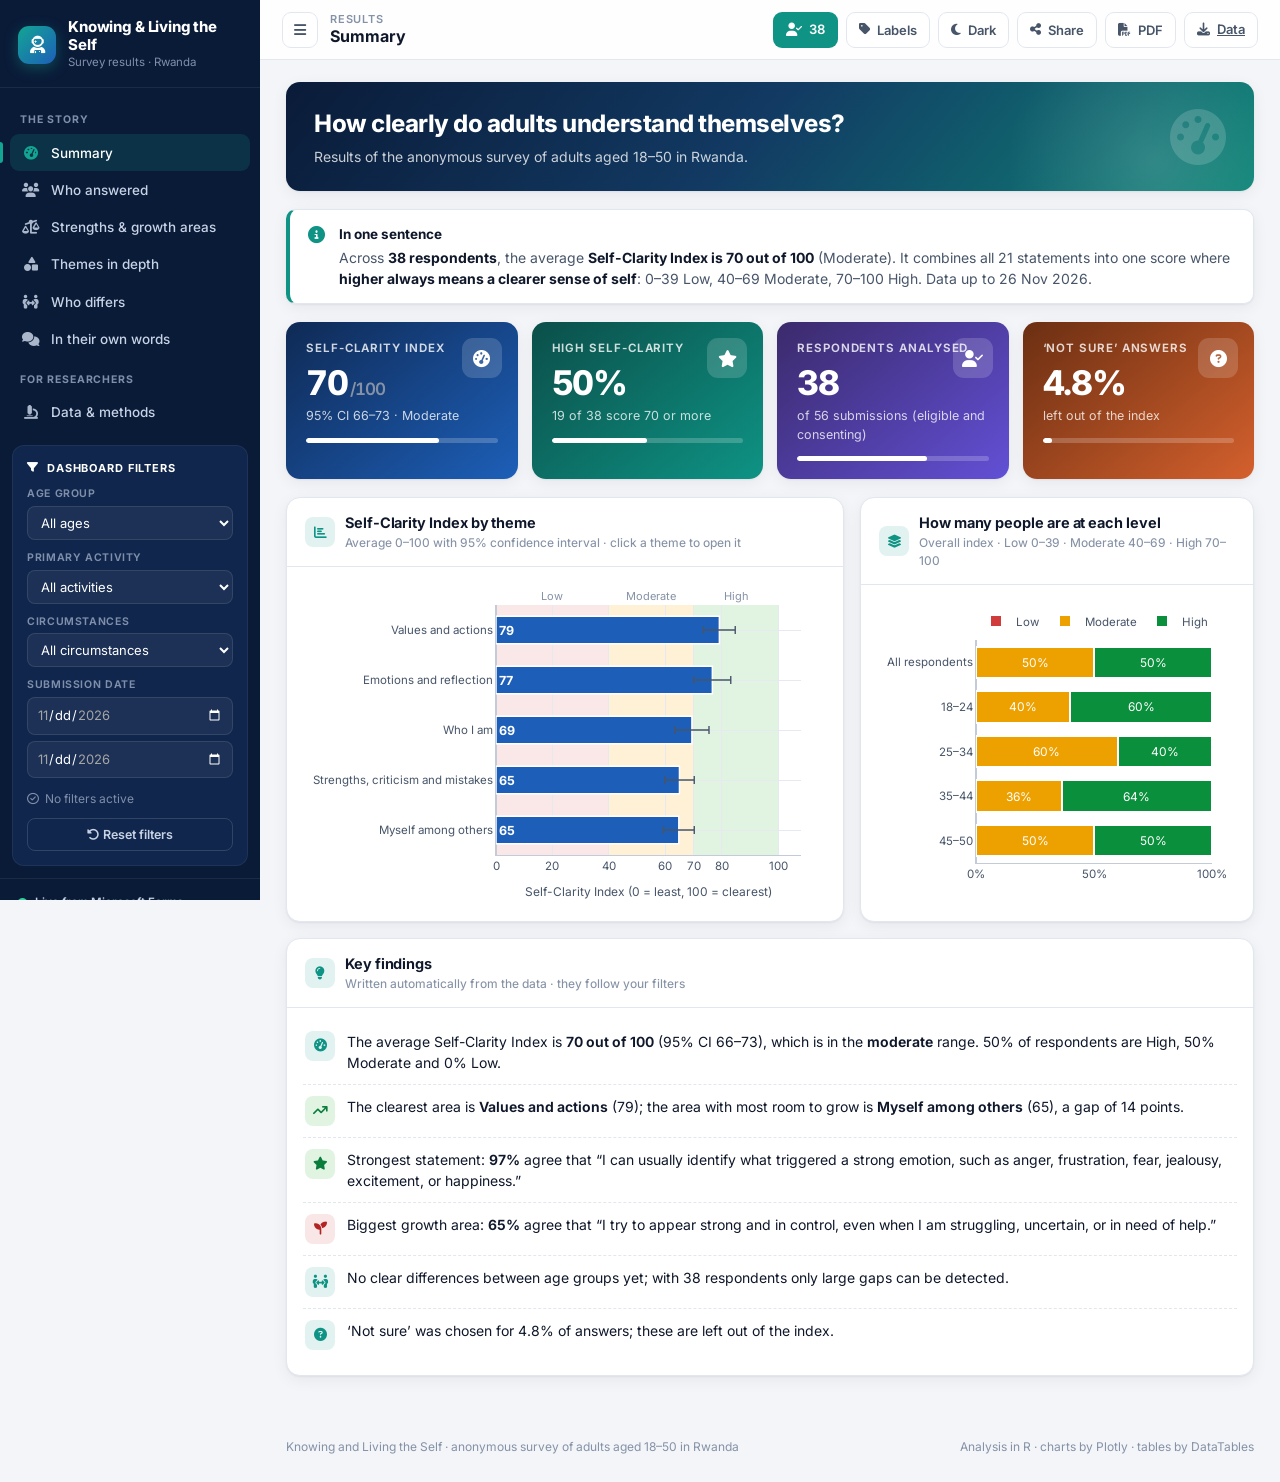
<file: public/index.html>
<!DOCTYPE html>
<html lang="en" data-theme="light">
<head>
  <meta charset="utf-8">
  <meta name="viewport" content="width=device-width, initial-scale=1">
  <title>Knowing and Living the Self · Survey Dashboard</title>
  <meta name="description" content="Live results dashboard for the anonymous survey on self-understanding among adults aged 18–50 in Rwanda.">
  <link rel="icon" href="data:image/svg+xml,%3Csvg xmlns='http://www.w3.org/2000/svg' viewBox='0 0 64 64'%3E%3Crect width='64' height='64' rx='16' fill='%230e9384'/%3E%3Ccircle cx='32' cy='26' r='10' fill='white'/%3E%3Cpath d='M14 52c3-10 10-15 18-15s15 5 18 15' fill='white'/%3E%3C/svg%3E">
  <script>
    // apply saved theme before first paint
    (function () { try { var t = localStorage.getItem("klts-theme") ||
      (window.matchMedia && matchMedia("(prefers-color-scheme: dark)").matches ? "dark" : "light");
      document.documentElement.setAttribute("data-theme", t); } catch (e) {} })();
  </script>
  <link rel="stylesheet" href="vendor/fa/css/all.min.css">
  <link rel="stylesheet" href="vendor/dataTables.dataTables.min.css">
  <link rel="stylesheet" href="vendor/buttons.dataTables.min.css">
  <link rel="stylesheet" href="css/style.css">
</head>
<body>
  <aside class="sidebar" id="sidebar" aria-label="Main navigation">
    <div class="brand">
      <div class="brand-mark"><i class="fa-solid fa-user-astronaut"></i></div>
      <div>
        <div class="brand-name">Knowing &amp; Living the Self</div>
        <div class="brand-sub">Survey results · Rwanda</div>
      </div>
    </div>

    <nav class="nav" id="nav"></nav>

    <div class="filters" id="filters">
      <div class="filters-title"><i class="fa-solid fa-filter"></i> Dashboard filters</div>
      <label for="f-age">Age group</label>
      <select id="f-age"></select>
      <label for="f-act">Primary activity</label>
      <select id="f-act"></select>
      <label for="f-circ">Circumstances</label>
      <select id="f-circ"></select>
      <label>Submission date</label>
      <div class="date-row">
        <input type="date" id="f-from" aria-label="From date">
        <input type="date" id="f-to" aria-label="To date">
      </div>
      <div class="filter-status" id="filter-status"><i class="fa-regular fa-circle-check"></i> No filters active</div>
      <button class="btn-reset" id="btn-reset"><i class="fa-solid fa-rotate-left"></i> Reset filters</button>
    </div>

    <div class="sidebar-foot" id="sidebar-foot"></div>
  </aside>
  <div class="overlay" id="overlay"></div>

  <div class="main">
    <header class="topbar">
      <button class="icon-btn" id="btn-menu" title="Show or hide the menu" aria-label="Toggle menu"><i class="fa-solid fa-bars"></i></button>
      <div class="crumbs"><span class="section" id="crumb-section">Overview</span><span class="title" id="crumb-title">Executive summary</span></div>
      <div class="top-actions">
        <span class="pill count num" id="n-badge" title="Analysed respondents matching the filters">–</span>
        <button class="pill" id="btn-labels" title="Show values on charts"><i class="fa-solid fa-tag"></i><span class="lbl">Labels</span></button>
        <button class="pill" id="btn-theme" title="Switch light / dark theme"><i class="fa-solid fa-moon"></i><span class="lbl">Dark</span></button>
        <button class="pill" id="btn-share" title="Copy a link to this view"><i class="fa-solid fa-share-nodes"></i><span class="lbl">Share</span></button>
        <button class="pill" id="btn-pdf" title="Print or save this page as PDF"><i class="fa-solid fa-file-pdf"></i><span class="lbl">PDF</span></button>
        <a class="pill" id="btn-csv" href="data/respondent_scores.csv" download title="Download the processed data (CSV)"><i class="fa-solid fa-download"></i><span class="lbl">Data</span></a>
      </div>
    </header>
    <div class="chips" id="chips"></div>
    <main class="content" id="content"><div class="loading"><div><i class="fa-solid fa-spinner fa-spin"></i> Loading survey data…</div></div></main>
    <footer class="page-foot" id="page-foot"></footer>
  </div>
  <div class="toast" id="toast"></div>

  <script src="vendor/jquery.min.js"></script>
  <script src="vendor/jszip.min.js"></script>
  <script src="vendor/dataTables.min.js"></script>
  <script src="vendor/dataTables.dataTables.min.js"></script>
  <script src="vendor/dataTables.buttons.min.js"></script>
  <script src="vendor/buttons.dataTables.min.js"></script>
  <script src="vendor/buttons.html5.min.js"></script>
  <script src="vendor/buttons.print.min.js"></script>
  <script src="vendor/buttons.colVis.min.js"></script>
  <script src="vendor/plotly.min.js"></script>
  <script src="data/dashboard.js"></script>
  <script src="js/core.js"></script>
  <script src="js/pages.js"></script>
  <script src="js/app.js"></script>
</body>
</html>
</file>
<file: public/css/style.css>
/* ==========================================================================
   Knowing and Living the Self — dashboard design system
   ========================================================================== */
@font-face { font-family: "Inter"; font-style: normal; font-display: swap; font-weight: 100 900;
  src: url("../vendor/fonts/inter-latin-wght-normal.woff2") format("woff2");
  unicode-range: U+0000-00FF, U+0131, U+0152-0153, U+02BB-02BC, U+02C6, U+02DA, U+02DC, U+0304, U+0308, U+0329, U+2000-206F, U+20AC, U+2122, U+2191, U+2193, U+2212, U+2215, U+FEFF, U+FFFD; }
@font-face { font-family: "Inter"; font-style: normal; font-display: swap; font-weight: 100 900;
  src: url("../vendor/fonts/inter-latin-ext-wght-normal.woff2") format("woff2");
  unicode-range: U+0100-02BA, U+02BD-02C5, U+02C7-02CC, U+02CE-02D7, U+02DD-02FF, U+0304, U+0308, U+0329, U+1D00-1DBF, U+1E00-1E9F, U+1EF2-1EFF, U+2020, U+20A0-20AB, U+20AD-20C0, U+2113, U+2C60-2C7F, U+A720-A7FF; }

:root {
  --sidebar-w: 260px; --topbar-h: 60px; --radius: 14px; --radius-sm: 10px;
  --font: "Inter", system-ui, -apple-system, "Segoe UI", Roboto, sans-serif;

  --bg: #f3f5f9; --surface: #ffffff; --surface-2: #f7f9fc; --surface-3: #eef2f7;
  --border: #e2e7ef; --border-strong: #cfd7e3;
  --text: #0f172a; --text-2: #475569; --muted: #8592a6;
  --grid: #e6eaf0; --axis: #c3cbd8;
  --accent: #0e9384; --accent-soft: rgba(14,147,132,.12); --accent-2: #1d5fb8;
  --sidebar: #0a1b38; --sidebar-2: #10264c; --sidebar-text: #c7d2e4; --sidebar-muted: #7f8fab; --sidebar-active: #13a594;
  --hero: linear-gradient(130deg, #0a1b38 0%, #123a63 48%, #0e8577 100%);
  --kpi-1: linear-gradient(140deg, #0f2a55, #1d5fb8);
  --kpi-2: linear-gradient(140deg, #0b4f4a, #0e9384);
  --kpi-3: linear-gradient(140deg, #3b2a6b, #6250d6);
  --kpi-4: linear-gradient(140deg, #6b2f12, #d4602d);
  --shadow: 0 1px 2px rgba(15,23,42,.05), 0 4px 16px rgba(15,23,42,.06);
  --good: #0a7d3c; --good-soft: rgba(12,163,12,.12); --warn: #a86400; --warn-soft: rgba(250,178,25,.18);
  --bad: #b42323; --bad-soft: rgba(208,59,59,.12);
}
[data-theme="dark"] {
  --bg: #080d19; --surface: #101828; --surface-2: #141e31; --surface-3: #1a263d;
  --border: #22304a; --border-strong: #2e3e5c;
  --text: #e9eef6; --text-2: #aab6c9; --muted: #7d8aa1;
  --grid: #1f2b41; --axis: #34445f;
  --accent: #2cc4b2; --accent-soft: rgba(44,196,178,.14); --accent-2: #5c9df0;
  --sidebar: #050b17; --sidebar-2: #0c1628; --sidebar-text: #c3cee0; --sidebar-muted: #6f7d96; --sidebar-active: #2cc4b2;
  --hero: linear-gradient(130deg, #0a1730 0%, #10325a 50%, #0c6f64 100%);
  --kpi-1: linear-gradient(140deg, #0d2347, #1a4f9c);
  --kpi-2: linear-gradient(140deg, #08403c, #0b7a6e);
  --kpi-3: linear-gradient(140deg, #2b1f52, #4e3fb0);
  --kpi-4: linear-gradient(140deg, #4e230e, #b04f22);
  --shadow: 0 1px 2px rgba(0,0,0,.4), 0 6px 20px rgba(0,0,0,.35);
  --good: #3fd17a; --good-soft: rgba(63,209,122,.14); --warn: #f5b73b; --warn-soft: rgba(245,183,59,.15);
  --bad: #ff7a7a; --bad-soft: rgba(255,122,122,.14);
}

* { box-sizing: border-box; }
html, body { margin: 0; height: 100%; }
body { font-family: var(--font); background: var(--bg); color: var(--text); font-size: 14px; line-height: 1.5;
  -webkit-font-smoothing: antialiased; font-feature-settings: "cv11", "ss01"; transition: background .25s, color .25s; }
a { color: var(--accent-2); }
button { font-family: inherit; }
.num { font-variant-numeric: tabular-nums; }

/* ---------------- Sidebar ---------------- */
.sidebar { position: fixed; inset: 0 auto 0 0; width: var(--sidebar-w); background: var(--sidebar); color: var(--sidebar-text);
  display: flex; flex-direction: column; z-index: 40; transition: transform .25s ease; overflow-y: auto; scrollbar-width: thin; }
.brand { display: flex; align-items: center; gap: 12px; padding: 18px 18px 16px; border-bottom: 1px solid rgba(255,255,255,.07); }
.brand-mark { width: 38px; height: 38px; border-radius: 11px; display: grid; place-items: center; font-size: 17px; color: #fff;
  background: linear-gradient(135deg, #13a594, #1d5fb8); box-shadow: 0 4px 14px rgba(19,165,148,.35); flex: none; }
.brand-name { font-weight: 750; font-size: 15px; color: #fff; letter-spacing: -.01em; line-height: 1.2; }
.brand-sub { font-size: 11.5px; color: var(--sidebar-muted); }
.nav { padding: 10px 10px 6px; }
.nav-group { font-size: 10.5px; font-weight: 700; letter-spacing: .09em; text-transform: uppercase; color: var(--sidebar-muted);
  padding: 14px 10px 6px; }
.nav a { display: flex; align-items: center; gap: 11px; padding: 8.5px 12px; border-radius: 9px; color: var(--sidebar-text);
  text-decoration: none; font-weight: 500; font-size: 13.5px; transition: background .15s, color .15s; position: relative; }
.nav a i { width: 18px; text-align: center; font-size: 14px; opacity: .85; }
.nav a:hover { background: rgba(255,255,255,.06); color: #fff; }
.nav a.active { background: rgba(19,165,148,.16); color: #fff; }
.nav a.active::before { content: ""; position: absolute; left: -10px; top: 8px; bottom: 8px; width: 3px; border-radius: 0 3px 3px 0; background: var(--sidebar-active); }
.nav a.active i { color: var(--sidebar-active); opacity: 1; }

.filters { margin: 8px 12px 12px; padding: 14px; border-radius: 12px; background: var(--sidebar-2); border: 1px solid rgba(255,255,255,.06); }
.filters-title { display: flex; align-items: center; gap: 8px; font-size: 11px; font-weight: 700; letter-spacing: .08em; text-transform: uppercase; color: #fff; margin-bottom: 10px; }
.filters label { display: block; font-size: 10.5px; font-weight: 650; letter-spacing: .06em; text-transform: uppercase; color: var(--sidebar-muted); margin: 10px 0 4px; }
.filters select, .filters input[type=date] { width: 100%; padding: 7px 9px; border-radius: 8px; border: 1px solid rgba(255,255,255,.1);
  background: rgba(255,255,255,.05); color: #fff; font: inherit; font-size: 13px; color-scheme: dark; }
.filters select:focus, .filters input:focus { outline: 2px solid var(--sidebar-active); outline-offset: 0; }
.filters select option { background: #0c1a33; color: #fff; }
.date-row { display: grid; grid-template-columns: 1fr 1fr; gap: 6px; }
.filter-status { margin-top: 12px; font-size: 12px; color: var(--sidebar-muted); display: flex; align-items: center; gap: 6px; }
.filter-status.on { color: #7fe3d6; }
.btn-reset { margin-top: 10px; width: 100%; padding: 8px; border-radius: 8px; border: 1px solid rgba(255,255,255,.14); background: transparent;
  color: var(--sidebar-text); font-weight: 600; font-size: 12.5px; cursor: pointer; }
.btn-reset:hover { background: rgba(255,255,255,.07); color: #fff; }
.sidebar-foot { margin-top: auto; padding: 14px 18px 18px; font-size: 11.5px; color: var(--sidebar-muted); border-top: 1px solid rgba(255,255,255,.07); line-height: 1.7; }
.sidebar-foot i { width: 16px; }

/* ---------------- Main + topbar ---------------- */
.main { margin-left: var(--sidebar-w); min-height: 100vh; display: flex; flex-direction: column; transition: margin .25s ease; }
body.collapsed .sidebar { transform: translateX(-100%); }
body.collapsed .main { margin-left: 0; }
.topbar { position: sticky; top: 0; z-index: 30; height: var(--topbar-h); display: flex; align-items: center; gap: 12px; padding: 0 22px;
  background: color-mix(in srgb, var(--surface) 88%, transparent); backdrop-filter: blur(10px); border-bottom: 1px solid var(--border); }
.icon-btn { width: 36px; height: 36px; border-radius: 9px; border: 1px solid var(--border); background: var(--surface); color: var(--text-2);
  display: grid; place-items: center; cursor: pointer; transition: all .15s; font-size: 14px; }
.icon-btn:hover { color: var(--text); border-color: var(--border-strong); background: var(--surface-2); }
.crumbs { display: flex; flex-direction: column; line-height: 1.2; min-width: 0; }
.crumbs .section { font-size: 11px; color: var(--muted); font-weight: 600; text-transform: uppercase; letter-spacing: .07em; }
.crumbs .title { font-size: 16px; font-weight: 700; white-space: nowrap; overflow: hidden; text-overflow: ellipsis; }
.top-actions { margin-left: auto; display: flex; align-items: center; gap: 8px; }
.pill { display: inline-flex; align-items: center; gap: 7px; padding: 0 12px; height: 36px; border-radius: 9px; border: 1px solid var(--border);
  background: var(--surface); color: var(--text-2); font-weight: 600; font-size: 13px; cursor: pointer; white-space: nowrap; transition: all .15s; }
.pill:hover { color: var(--text); border-color: var(--border-strong); }
.pill.on { background: var(--accent-soft); border-color: transparent; color: var(--accent); }
.pill.count { cursor: default; background: var(--accent); color: #fff; border-color: transparent; }
[data-theme="dark"] .pill.count { color: #04201c; }

.chips { display: flex; flex-wrap: wrap; gap: 8px; padding: 12px 26px 0; }
.chips:empty { display: none; }
.chip { display: inline-flex; align-items: center; gap: 8px; padding: 5px 6px 5px 12px; border-radius: 999px; background: var(--accent-soft);
  color: var(--accent); font-weight: 600; font-size: 12.5px; }
.chip button { border: 0; background: transparent; color: inherit; cursor: pointer; width: 20px; height: 20px; border-radius: 50%; display: grid; place-items: center; }
.chip button:hover { background: rgba(0,0,0,.08); }

.content { padding: 22px 26px 30px; flex: 1; width: 100%; max-width: 1600px; }
.page-foot { padding: 16px 26px 26px; color: var(--muted); font-size: 12px; display: flex; justify-content: space-between; gap: 12px; flex-wrap: wrap; }

/* ---------------- Page header ---------------- */
.hero { position: relative; overflow: hidden; border-radius: var(--radius); padding: 24px 28px; color: #fff; background: var(--hero); box-shadow: var(--shadow); margin-bottom: 18px; }
.hero::after { content: ""; position: absolute; right: -60px; top: -80px; width: 320px; height: 320px; border-radius: 50%;
  background: radial-gradient(circle, rgba(255,255,255,.14), transparent 65%); }
.hero h1 { margin: 0; font-size: 24px; letter-spacing: -.02em; font-weight: 760; }
.hero p { margin: 4px 0 0; color: rgba(255,255,255,.78); font-size: 14px; max-width: 900px; }
.hero .hero-icon { position: absolute; right: 28px; top: 50%; transform: translateY(-50%); font-size: 56px; opacity: .16; }

.about { display: flex; gap: 14px; background: var(--surface); border: 1px solid var(--border); border-left: 4px solid var(--accent);
  border-radius: var(--radius-sm); padding: 14px 18px; margin-bottom: 18px; box-shadow: var(--shadow); }
.about i { color: var(--accent); font-size: 17px; margin-top: 2px; }
.about h4 { margin: 0 0 3px; font-size: 13.5px; }
.about p { margin: 0; color: var(--text-2); }
.about b { color: var(--text); }
.note { font-size: 12.5px; color: var(--muted); display: flex; gap: 8px; align-items: flex-start; margin: 4px 0 14px; }

/* ---------------- KPI cards ---------------- */
.kpi-grid { display: grid; gap: 14px; margin-bottom: 18px; }
.kpi-grid.hero-k { grid-template-columns: repeat(4, minmax(0,1fr)); }
.kpi-grid.small-k { grid-template-columns: repeat(auto-fit, minmax(170px, 1fr)); }
.kpi { position: relative; overflow: hidden; border-radius: var(--radius); padding: 18px 20px; color: #fff; box-shadow: var(--shadow);
  transition: transform .18s ease, box-shadow .18s ease; }
.kpi:hover { transform: translateY(-2px); box-shadow: 0 10px 28px rgba(15,23,42,.16); }
.kpi.k1 { background: var(--kpi-1); } .kpi.k2 { background: var(--kpi-2); } .kpi.k3 { background: var(--kpi-3); } .kpi.k4 { background: var(--kpi-4); }
.kpi .k-icon { position: absolute; right: 16px; top: 16px; width: 40px; height: 40px; border-radius: 11px; background: rgba(255,255,255,.16);
  display: grid; place-items: center; font-size: 17px; }
.kpi .k-label { font-size: 11.5px; text-transform: uppercase; letter-spacing: .08em; font-weight: 650; color: rgba(255,255,255,.8); }
.kpi .k-value { font-size: 34px; font-weight: 780; letter-spacing: -.03em; margin-top: 6px; line-height: 1.1; font-variant-numeric: tabular-nums; }
.kpi .k-sub { font-size: 12.5px; color: rgba(255,255,255,.78); margin-top: 6px; }
.kpi .k-bar { height: 5px; border-radius: 3px; background: rgba(255,255,255,.2); margin-top: 12px; overflow: hidden; }
.kpi .k-bar span { display: block; height: 100%; background: #fff; border-radius: 3px; }

.stat { background: var(--surface); border: 1px solid var(--border); border-radius: var(--radius-sm); padding: 14px 16px; box-shadow: var(--shadow);
  border-top: 3px solid var(--c, var(--accent)); transition: transform .18s; }
.stat:hover { transform: translateY(-2px); }
.stat .s-label { font-size: 11px; font-weight: 650; text-transform: uppercase; letter-spacing: .07em; color: var(--muted); display: flex; justify-content: space-between; gap: 8px; }
.stat .s-label i { color: var(--c, var(--accent)); }
.stat .s-value { font-size: 24px; font-weight: 760; letter-spacing: -.02em; margin-top: 4px; font-variant-numeric: tabular-nums; }
.stat .s-sub { font-size: 12px; color: var(--text-2); }

/* ---------------- Cards / grid ---------------- */
.grid { display: grid; gap: 16px; grid-template-columns: repeat(12, minmax(0, 1fr)); margin-bottom: 16px; }
.col-12 { grid-column: span 12; } .col-8 { grid-column: span 8; } .col-7 { grid-column: span 7; } .col-6 { grid-column: span 6; }
.col-5 { grid-column: span 5; } .col-4 { grid-column: span 4; }
.card { background: var(--surface); border: 1px solid var(--border); border-radius: var(--radius); box-shadow: var(--shadow); min-width: 0; display: flex; flex-direction: column; }
.card-h { display: flex; align-items: center; gap: 10px; padding: 14px 18px; border-bottom: 1px solid var(--border); }
.card-h .ic { width: 30px; height: 30px; border-radius: 8px; display: grid; place-items: center; background: var(--accent-soft); color: var(--accent); font-size: 13px; flex: none; }
.card-h h3 { margin: 0; font-size: 14.5px; font-weight: 680; letter-spacing: -.005em; }
.card-h .sub { font-size: 12px; color: var(--muted); font-weight: 450; }
.card-h .tools { margin-left: auto; display: flex; gap: 6px; align-items: center; }
.card-b { padding: 12px 16px 14px; flex: 1; min-width: 0; }
.chart { width: 100%; min-height: 200px; }
.seg { display: inline-flex; padding: 3px; border-radius: 9px; background: var(--surface-3); gap: 2px; }
.seg button { border: 0; background: transparent; color: var(--text-2); padding: 5px 10px; border-radius: 7px; font-size: 12px; font-weight: 600; cursor: pointer; }
.seg button.on { background: var(--surface); color: var(--text); box-shadow: 0 1px 3px rgba(0,0,0,.12); }
.sel { padding: 6px 28px 6px 10px; border-radius: 8px; border: 1px solid var(--border); background: var(--surface); color: var(--text); font: inherit; font-size: 12.5px;
  appearance: none; background-image: linear-gradient(45deg, transparent 50%, var(--muted) 50%), linear-gradient(135deg, var(--muted) 50%, transparent 50%);
  background-position: calc(100% - 14px) 52%, calc(100% - 9px) 52%; background-size: 5px 5px; background-repeat: no-repeat; max-width: 320px; }
.empty { padding: 40px 16px; text-align: center; color: var(--muted); background: var(--surface-2); border: 1px dashed var(--border-strong); border-radius: 10px; }
.empty i { display: block; font-size: 22px; margin-bottom: 8px; opacity: .6; }

/* Insights list */
.insights { list-style: none; margin: 0; padding: 0; }
.insights li { display: flex; gap: 12px; padding: 11px 2px; border-bottom: 1px dashed var(--border); }
.insights li:last-child { border-bottom: 0; }
.insights .dot { width: 30px; height: 30px; border-radius: 8px; flex: none; display: grid; place-items: center; font-size: 13px; }
.insights .up { background: var(--good-soft); color: var(--good); }
.insights .down { background: var(--bad-soft); color: var(--bad); }
.insights .info { background: var(--accent-soft); color: var(--accent); }
.insights b { font-weight: 650; }
.insights small { display: block; color: var(--muted); }

/* Badges */
.badge { display: inline-flex; align-items: center; gap: 5px; padding: 2px 9px; border-radius: 999px; font-size: 11.5px; font-weight: 650; white-space: nowrap; }
.b-good { background: var(--good-soft); color: var(--good); } .b-warn { background: var(--warn-soft); color: var(--warn); }
.b-bad { background: var(--bad-soft); color: var(--bad); } .b-neutral { background: var(--surface-3); color: var(--text-2); }
.b-accent { background: var(--accent-soft); color: var(--accent); }
.meter { height: 8px; border-radius: 4px; background: var(--surface-3); overflow: hidden; min-width: 90px; }
.meter span { display: block; height: 100%; border-radius: 4px; background: var(--accent); }

/* ---------------- Tables (DataTables, bordered) ---------------- */
.table-wrap { width: 100%; overflow-x: auto; }
table.dataTable { width: 100% !important; border-collapse: separate !important; border-spacing: 0; font-size: 13px; color: var(--text);
  border: 1px solid var(--border); border-radius: 10px; overflow: hidden; }
table.dataTable thead th { background: var(--surface-3) !important; color: var(--text) !important; font-weight: 650; font-size: 12px; text-transform: none;
  border-bottom: 1px solid var(--border-strong) !important; border-right: 1px solid var(--border); padding: 10px 12px !important; white-space: nowrap; }
table.dataTable thead th:last-child, table.dataTable tbody td:last-child { border-right: 0; }
table.dataTable tbody td { border-top: 1px solid var(--border) !important; border-right: 1px solid var(--border); padding: 8px 12px !important; vertical-align: middle; }
table.dataTable tbody tr { background: var(--surface) !important; }
table.dataTable tbody tr:nth-child(even) { background: var(--surface-2) !important; }
table.dataTable tbody tr:hover > td { background: var(--accent-soft) !important; }
table.dataTable > tbody > tr:first-child > td { border-top: 0 !important; }
table.dataTable thead tr.col-filters th { background: var(--surface-2) !important; padding: 6px 8px !important; }
table.dataTable thead tr.col-filters input, table.dataTable thead tr.col-filters select { width: 100%; min-width: 70px; padding: 5px 7px; border-radius: 6px; border: 1px solid var(--border);
  background: var(--surface); color: var(--text); font: inherit; font-size: 12px; font-weight: 400; }
td.heat { font-weight: 600; text-align: center !important; font-variant-numeric: tabular-nums; }
td.wrap { white-space: normal; min-width: 260px; }
.dt-container { color: var(--text-2); font-size: 13px; }
.dt-container .dt-layout-row { margin: 8px 0 !important; }
.dt-container .dt-search input, .dt-container .dt-length select { border: 1px solid var(--border) !important; border-radius: 8px !important; padding: 6px 10px !important;
  background: var(--surface) !important; color: var(--text) !important; font: inherit; }
.dt-container .dt-info { color: var(--muted) !important; }
.dt-container .dt-paging .dt-paging-button { border-radius: 7px !important; color: var(--text-2) !important; border: 1px solid transparent !important; }
.dt-container .dt-paging .dt-paging-button.current, .dt-container .dt-paging .dt-paging-button:hover { background: var(--accent-soft) !important; color: var(--accent) !important; border-color: transparent !important; }
.dt-container .dt-paging .dt-paging-button.disabled { opacity: .4; }
div.dt-buttons > .dt-button, div.dt-buttons > div.dt-button-split .dt-button { background: var(--surface) !important; color: var(--text-2) !important; border: 1px solid var(--border) !important;
  border-radius: 8px !important; font-size: 12px !important; font-weight: 600; padding: 5px 11px !important; margin-right: 5px !important; box-shadow: none !important; }
div.dt-buttons > .dt-button:hover { color: var(--text) !important; border-color: var(--border-strong) !important; background: var(--surface-2) !important; }
div.dt-button-collection { background: var(--surface) !important; border: 1px solid var(--border) !important; border-radius: 10px !important; box-shadow: var(--shadow) !important; }
div.dt-button-collection .dt-button { color: var(--text) !important; background: transparent !important; border-radius: 6px !important; }
div.dt-button-collection .dt-button.dt-button-active { background: var(--accent-soft) !important; color: var(--accent) !important; }
div.dt-button-collection .dt-button.dt-button-active::after { color: var(--accent) !important; }
table.dataTable th.dt-type-numeric, table.dataTable td.dt-type-numeric { text-align: right; }

/* ---------------- Misc ---------------- */
.toast { position: fixed; bottom: 22px; left: 50%; transform: translate(-50%, 30px); background: var(--text); color: var(--bg); padding: 10px 18px;
  border-radius: 10px; font-weight: 600; font-size: 13px; opacity: 0; transition: all .25s; z-index: 100; pointer-events: none; }
.toast.show { opacity: 1; transform: translate(-50%, 0); }
.kv { display: grid; grid-template-columns: max-content 1fr; gap: 6px 16px; margin: 0; }
.kv dt { color: var(--muted); font-weight: 600; } .kv dd { margin: 0; }
.prose h4 { margin: 14px 0 6px; font-size: 14px; } .prose p, .prose li { color: var(--text-2); } .prose ul, .prose ol { padding-left: 20px; }
.prose code { background: var(--surface-3); padding: 1px 6px; border-radius: 5px; font-size: 12.5px; }
.legend-row { display: flex; flex-wrap: wrap; gap: 14px; font-size: 12px; color: var(--text-2); margin: 2px 0 8px; }
.legend-row span { display: inline-flex; align-items: center; gap: 6px; }
.legend-row i { width: 11px; height: 11px; border-radius: 3px; display: inline-block; }
.overlay { display: none; }
.fade-in { animation: fade .28s ease; }
@keyframes fade { from { opacity: 0; transform: translateY(6px); } to { opacity: 1; transform: none; } }
.loading { display: grid; place-items: center; height: 60vh; color: var(--muted); }

@media (max-width: 1200px) { .kpi-grid.hero-k { grid-template-columns: repeat(2, minmax(0,1fr)); } .col-8, .col-7, .col-5, .col-4 { grid-column: span 12; } .col-6 { grid-column: span 12; } }
@media (max-width: 900px) {
  .sidebar { transform: translateX(-100%); } body.nav-open .sidebar { transform: none; }
  .main { margin-left: 0; } .content { padding: 16px 14px; } .chips { padding: 12px 14px 0; }
  body.nav-open .overlay { display: block; position: fixed; inset: 0; background: rgba(0,0,0,.45); z-index: 35; }
  .pill .lbl { display: none; } .kpi-grid.hero-k { grid-template-columns: 1fr; }
}
@media print {
  .sidebar, .topbar, .chips, .card-h .tools, .dt-buttons, .dt-search, .dt-paging, .dt-length { display: none !important; }
  .main { margin: 0 !important; } body { background: #fff; } .card, .kpi, .stat { box-shadow: none !important; break-inside: avoid; }
  .content { padding: 0; }
}

/* column filter row (tfoot shown under the header) */
table.dataTable tfoot { display: table-header-group; }
table.dataTable tfoot.col-filters th { background: var(--surface-2) !important; padding: 6px 8px !important; border-bottom: 1px solid var(--border-strong) !important;
  border-right: 1px solid var(--border); border-top: 0 !important; }
table.dataTable tfoot.col-filters th:last-child { border-right: 0; }
table.dataTable tfoot.col-filters input, table.dataTable tfoot.col-filters select { width: 100%; min-width: 70px; padding: 5px 7px; border-radius: 6px;
  border: 1px solid var(--border); background: var(--surface); color: var(--text); font: inherit; font-size: 12px; font-weight: 400; }

/* layout fixes */
.card { overflow: hidden; }
.card-h { flex-wrap: wrap; row-gap: 8px; }
.card-h > div:nth-child(2) { min-width: 200px; flex: 1 1 220px; }
.card-h .tools { flex-wrap: wrap; justify-content: flex-end; }
.dt-layout-table, .dt-layout-cell.dt-layout-full { overflow-x: auto; max-width: 100%; }
td.theme-col { min-width: 150px; white-space: normal; }
.date-row { grid-template-columns: 1fr; }
table.dataTable tbody td { white-space: nowrap; }
table.dataTable tbody td.wrap, table.dataTable tbody td.theme-col { white-space: normal; }
.live-row { display: flex; align-items: center; gap: 8px; color: var(--sidebar-text); font-weight: 600; }
.live-dot { width: 9px; height: 9px; border-radius: 50%; background: var(--sidebar-muted); flex: none; }
.live-dot.on { background: #2cd4a0; box-shadow: 0 0 0 0 rgba(44,212,160,.6); animation: pulse 2s infinite; }
@keyframes pulse { 0% { box-shadow: 0 0 0 0 rgba(44,212,160,.55); } 70% { box-shadow: 0 0 0 8px rgba(44,212,160,0); } 100% { box-shadow: 0 0 0 0 rgba(44,212,160,0); } }

/* ---- redesign: Self-Clarity Index pages --------------------------------- */
.k-value small, .s-value small { font-size: .5em; font-weight: 600; color: var(--muted); margin-left: 2px; }
.muted { color: var(--muted); }
.tabbar { margin: 4px 0 14px; overflow-x: auto; }
.seg.wide { display: flex; flex-wrap: wrap; }
.seg.wide button { padding: 7px 12px; font-size: 12.5px; }
ul.plain { margin: 6px 0 0; padding-left: 18px; } ul.plain li { margin: 3px 0; }
/* strength / growth cards */
.qgrid { display: grid; gap: 10px; }
.qcard { border: 1px solid var(--border); border-left: 4px solid var(--good); border-radius: 10px; padding: 10px 12px; background: var(--surface); }
.qcard.grow { border-left-color: var(--warn); }
.qcard p { margin: 6px 0 4px; font-size: 14px; line-height: 1.45; color: var(--text); }
.qcard small { color: var(--muted); font-size: 11.5px; }
.qc-top { display: flex; align-items: baseline; gap: 8px; flex-wrap: wrap; }
.qc-pct { font-size: 22px; font-weight: 750; color: var(--good); font-variant-numeric: tabular-nums; }
.qcard.grow .qc-pct { color: var(--warn); }
.qc-what { font-weight: 600; color: var(--text-2); margin-right: auto; }
/* group × theme heat table */
.htable { width: 100%; border-collapse: separate; border-spacing: 3px; font-size: 13px; }
.htable th { text-align: left; font-weight: 600; color: var(--text-2); padding: 6px 8px; white-space: nowrap; }
.htable thead th { font-size: 12px; color: var(--muted); text-align: center; white-space: normal; vertical-align: bottom; }
.htable thead th:first-child { text-align: left; }
.htable td { text-align: center; padding: 8px 6px; border-radius: 7px; position: relative; font-variant-numeric: tabular-nums;
  background: color-mix(in srgb, var(--accent) var(--p, 20%), var(--surface)); color: var(--text); font-weight: 650; }
.htable td.allv { background: var(--surface-3); }
.hnote { font-size: 12px; color: var(--muted); margin-top: 8px; line-height: 1.5; }
.htable td.n { background: var(--surface-3); font-weight: 500; color: var(--text-2); }
.htable td.small { opacity: .55; } .htable td.na { background: var(--surface-3); color: var(--muted); }
.htable tr.all th, .htable tr.all td { border-top: 2px solid var(--border-strong); }
.htable .mk { font-size: 10px; margin-left: 4px; } .htable .mk.up { color: var(--good); } .htable .mk.down { color: var(--bad); }
/* quotes */
.quotes { display: grid; grid-template-columns: repeat(auto-fill, minmax(230px, 1fr)); gap: 10px; max-height: 560px; overflow-y: auto; padding-right: 4px; }
.quote { margin: 0; border: 1px solid var(--border); border-radius: 10px; padding: 12px 14px; background: var(--surface); display: flex; flex-direction: column; justify-content: space-between; }
.quote blockquote { margin: 0 0 8px; font-size: 14px; line-height: 1.45; color: var(--text); position: relative; padding-left: 14px; }
.quote blockquote::before { content: "“"; position: absolute; left: -2px; top: -6px; font-size: 26px; color: var(--accent); }
.quote figcaption { font-size: 11.5px; color: var(--muted); }
.qt { font-style: italic; font-weight: 600; color: var(--text); }
</file>
